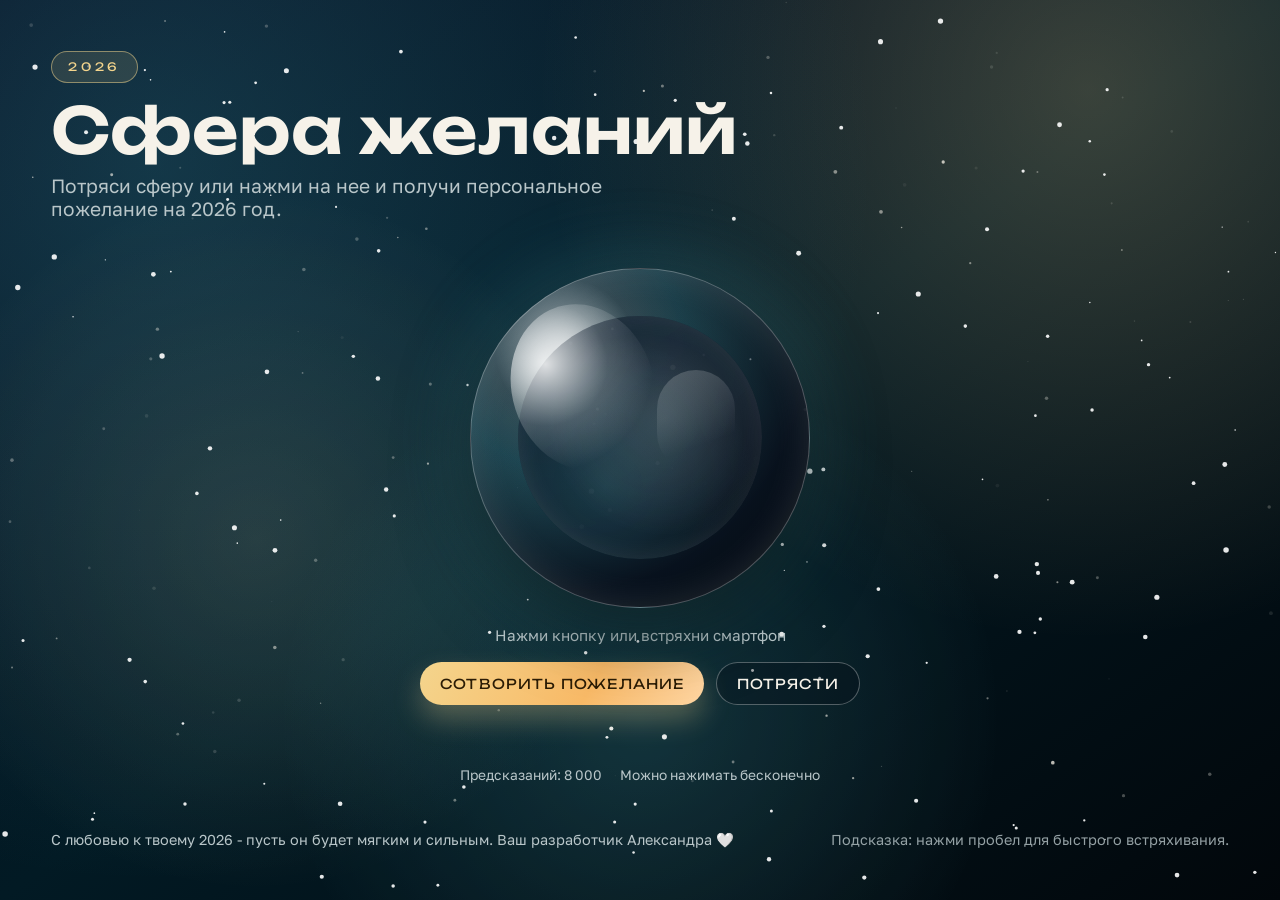
<file: index.html>
<!doctype html>
<html lang="ru">
  <head>
    <meta charset="utf-8" />
    <meta name="viewport" content="width=device-width, initial-scale=1" />
    <title>Снежная сфера 2026</title>
    <link rel="preconnect" href="https://fonts.googleapis.com" />
    <link rel="preconnect" href="https://fonts.gstatic.com" crossorigin />
    <link
      href="https://fonts.googleapis.com/css2?family=Golos+Text:wght@400;500;600&family=Unbounded:wght@400;600;800&display=swap"
      rel="stylesheet"
    />
    <link rel="icon" type="image/png" href="Favicon.png" />
    <link rel="stylesheet" href="style.css" />
  </head>
  <body>
    <canvas id="sky" aria-hidden="true"></canvas>
    <div class="ambient" aria-hidden="true"></div>

    <main class="scene">
      <header class="hero">
        <div class="badge">2026</div>
        <h1>Сфера желаний</h1>
        <p class="subtitle">
          Потряси сферу или нажми на нее и получи персональное пожелание на 2026 год.
        </p>
      </header>

      <section class="content">
        <div class="orb-wrap">
          <button id="orb" class="orb" type="button" aria-label="Получить пожелание">
            <span class="orb-core"></span>
            <span class="orb-shine"></span>
            <span class="orb-glint"></span>
            <div class="orb-message is-hidden" aria-live="polite" role="status">
              <span class="orb-message-title">Пожелание 2026</span>
              <span id="wishText" class="orb-message-text"></span>
            </div>
          </button>
          <div class="orb-instructions" id="shakeHint">Потряси шар мышью или смартфон</div>
          <div class="controls">
            <button id="wishBtn" class="cta" type="button">Сотворить пожелание</button>
            <button id="shakeBtn" class="ghost" type="button">Потрясти</button>
          </div>
        </div>

        <div class="message-meta" id="wishMeta">
          <span id="wishCount"></span>
          <span>Можно нажимать бесконечно</span>
        </div>
      </section>

      <footer class="footer">
        <span>С любовью к твоему 2026 - пусть он будет мягким и сильным. Ваш разработчик Александра 🤍</span>
        <span class="footer-note">Подсказка: нажми пробел для быстрого встряхивания.</span>
      </footer>
    </main>

    <script src="script.js"></script>
  </body>
</html>
</file>
<file: style.css>
:root {
  --font-display: "Unbounded", sans-serif;
  --font-body: "Golos Text", sans-serif;
  --text: #f6f2e9;
  --muted: #b9c6c9;
  --accent: #f4d58d;
  --accent-2: #6fe7f2;
  --accent-3: #ffd6a3;
  --bg-deep: #050b1d;
  --bg-deep-2: #021a24;
  --glass: rgba(12, 23, 34, 0.72);
  --glass-stroke: rgba(255, 255, 255, 0.16);
}

* {
  box-sizing: border-box;
}

body {
  margin: 0;
  min-height: 100vh;
  font-family: var(--font-body);
  color: var(--text);
  background:
    radial-gradient(1200px circle at 12% 18%, rgba(60, 160, 178, 0.28), transparent 60%),
    radial-gradient(1000px circle at 85% 10%, rgba(255, 211, 140, 0.22), transparent 55%),
    linear-gradient(145deg, var(--bg-deep) 0%, var(--bg-deep-2) 50%, #02070b 100%);
  overflow-x: hidden;
  overflow-y: auto;
}

body::before {
  content: "";
  position: fixed;
  inset: -10% 0 0;
  background:
    radial-gradient(circle at 20% 30%, rgba(255, 255, 255, 0.08) 0 1px, transparent 1px 140px),
    radial-gradient(circle at 70% 20%, rgba(255, 255, 255, 0.06) 0 1px, transparent 1px 180px),
    radial-gradient(circle at 40% 80%, rgba(255, 255, 255, 0.05) 0 1px, transparent 1px 200px);
  opacity: 0.6;
  pointer-events: none;
  z-index: 0;
}

#sky,
.ambient {
  position: fixed;
  inset: 0;
  width: 100%;
  height: 100%;
  pointer-events: none;
}

#sky {
  z-index: 0;
}

.ambient {
  z-index: 1;
  background:
    radial-gradient(600px circle at 50% 80%, rgba(111, 231, 242, 0.2), transparent 60%),
    radial-gradient(500px circle at 20% 60%, rgba(244, 213, 141, 0.16), transparent 70%);
  mix-blend-mode: screen;
  opacity: 0.75;
}

.scene {
  position: relative;
  z-index: 2;
  min-height: 100vh;
  min-height: 100svh;
  padding: clamp(20px, 4vw, 56px);
  display: grid;
  grid-template-rows: auto 1fr auto;
  gap: clamp(18px, 3vw, 32px);
}

.hero {
  max-width: 820px;
  animation: fadeIn 1.2s ease both;
}

.badge {
  display: inline-flex;
  align-items: center;
  justify-content: center;
  padding: 8px 16px;
  border-radius: 999px;
  border: 1px solid rgba(244, 213, 141, 0.5);
  color: var(--accent);
  font-family: var(--font-display);
  font-size: 0.72rem;
  letter-spacing: 0.32em;
  text-transform: uppercase;
  background: rgba(244, 213, 141, 0.12);
}

h1 {
  margin: 14px 0 10px;
  font-family: var(--font-display);
  font-weight: 600;
  font-size: clamp(2.2rem, 5vw, 4.6rem);
  line-height: 1.05;
}

.subtitle {
  margin: 0;
  font-size: clamp(1rem, 1.6vw, 1.2rem);
  color: var(--muted);
  max-width: 620px;
}

.content {
  display: grid;
  grid-template-columns: 1fr;
  align-items: center;
  justify-items: center;
  gap: clamp(14px, 3vw, 32px);
}

.orb-wrap {
  display: flex;
  flex-direction: column;
  align-items: center;
  gap: 18px;
}

.orb {
  position: relative;
  width: min(46vw, 340px);
  aspect-ratio: 1;
  border-radius: 50%;
  border: 1px solid rgba(255, 255, 255, 0.3);
  background:
    radial-gradient(circle at 28% 24%, rgba(255, 255, 255, 0.7), rgba(255, 255, 255, 0.16) 20%, rgba(90, 170, 190, 0.18) 34%, rgba(8, 16, 28, 0.94) 68%, rgba(2, 6, 10, 1) 100%);
  box-shadow:
    0 24px 70px rgba(0, 0, 0, 0.55),
    inset 0 0 36px rgba(255, 255, 255, 0.12),
    0 0 80px rgba(111, 231, 242, 0.25);
  cursor: pointer;
  transition: transform 0.35s ease, box-shadow 0.35s ease;
  text-align: center;
  overflow: hidden;
  touch-action: pan-y;
}

.orb:hover {
  transform: translateY(-4px) scale(1.01);
  box-shadow:
    0 30px 80px rgba(0, 0, 0, 0.55),
    inset 0 0 40px rgba(255, 255, 255, 0.16),
    0 0 110px rgba(244, 213, 141, 0.3);
}

.orb-core {
  position: absolute;
  inset: 14%;
  border-radius: 50%;
  background:
    radial-gradient(circle at 60% 42%, rgba(255, 255, 255, 0.16), transparent 58%),
    radial-gradient(circle at 36% 70%, rgba(90, 200, 215, 0.18), transparent 64%),
    linear-gradient(145deg, rgba(20, 40, 56, 0.92), rgba(6, 14, 24, 0.98));
  box-shadow: inset 0 0 24px rgba(255, 255, 255, 0.1);
  z-index: 1;
}

.orb-shine {
  position: absolute;
  top: 10%;
  left: 12%;
  width: 42%;
  height: 50%;
  border-radius: 50%;
  background: radial-gradient(circle at 30% 30%, rgba(255, 255, 255, 0.85), rgba(255, 255, 255, 0.2) 40%, transparent 70%);
  transform: rotate(-18deg);
  z-index: 2;
}

.orb-glint {
  position: absolute;
  inset: 30% 22% 40% 55%;
  border-radius: 999px;
  background: linear-gradient(160deg, rgba(255, 255, 255, 0.35), transparent 70%);
  opacity: 0.6;
  z-index: 2;
}

.orb-message {
  position: absolute;
  display: flex;
  flex-direction: column;
  align-items: center;
  justify-content: center;
  gap: 10px;
  padding: 18px;
  z-index: 4;
  width: 100%;
  height: 100%;
  left: 0;
  top: 0;
  border-radius: 50%;
  color: var(--text);
  text-shadow:
    0 6px 18px rgba(0, 0, 0, 0.85),
    0 0 24px rgba(0, 0, 0, 0.55);
  background: radial-gradient(circle at 50% 20%, rgba(6, 12, 20, 0.74), rgba(4, 10, 18, 0.42) 60%, rgba(3, 8, 14, 0.18) 100%);
  box-shadow: inset 0 0 24px rgba(4, 8, 12, 0.35);
  opacity: 1;
  transform: scale(1);
  transition: opacity 0.4s ease, transform 0.4s ease;
}

.orb-message.is-hidden {
  opacity: 0;
  transform: scale(0.96);
}

.orb-message-title {
  font-family: var(--font-display);
  font-size: 0.75rem;
  letter-spacing: 0.24em;
  text-transform: uppercase;
  color: #ffe2a6;
}

.orb-message-text {
  display: block;
  max-width: 100%;
  font-size: clamp(0.85rem, 1.35vw, 1.05rem);
  line-height: 1.5;
  font-weight: 500;
  transition: opacity 0.35s ease, transform 0.35s ease;
  will-change: opacity, transform;
  opacity: 1;
  transform: translateY(0);
}

.orb-message-text.fade-out {
  opacity: 0;
  transform: translateY(8px);
}

.orb-base {
  width: min(46vw, 320px);
  height: 28px;
  border-radius: 999px;
  background: linear-gradient(90deg, rgba(244, 213, 141, 0.1), rgba(244, 213, 141, 0.65), rgba(244, 213, 141, 0.2));
  box-shadow: 0 18px 40px rgba(0, 0, 0, 0.5);
  position: relative;
}

.orb-base::after {
  content: "";
  position: absolute;
  inset: -10px 12%;
  border-radius: 999px;
  background: rgba(244, 213, 141, 0.14);
  filter: blur(6px);
}

.orb-instructions {
  color: var(--muted);
  font-size: 0.95rem;
}

.controls {
  display: flex;
  gap: 12px;
  flex-wrap: wrap;
  justify-content: center;
}

button {
  border: none;
  background: none;
  color: inherit;
  font: inherit;
}

.cta,
.ghost {
  padding: 12px 20px;
  border-radius: 999px;
  font-family: var(--font-display);
  font-size: 0.85rem;
  letter-spacing: 0.08em;
  text-transform: uppercase;
  transition: transform 0.2s ease, box-shadow 0.2s ease;
  cursor: pointer;
}

.cta {
  background: linear-gradient(120deg, #f4d58d, #f9ba67 60%, #ffd6a3);
  color: #2b1c05;
  box-shadow: 0 14px 28px rgba(244, 213, 141, 0.3);
}

.cta:hover {
  transform: translateY(-2px);
  box-shadow: 0 18px 36px rgba(244, 213, 141, 0.4);
}

.ghost {
  border: 1px solid rgba(255, 255, 255, 0.3);
  color: var(--text);
  background: rgba(6, 12, 20, 0.3);
}

.ghost:hover {
  transform: translateY(-2px);
  border-color: rgba(255, 255, 255, 0.5);
}

.message-card {
  background: var(--glass);
  border-radius: 26px;
  padding: clamp(20px, 3vw, 34px);
  border: 1px solid var(--glass-stroke);
  box-shadow: 0 26px 70px rgba(0, 0, 0, 0.45);
  backdrop-filter: blur(16px);
  position: relative;
  animation: fadeIn 1.4s ease both;
}

.message-card::before {
  content: "";
  position: absolute;
  inset: 1px;
  border-radius: 24px;
  background: linear-gradient(135deg, rgba(255, 255, 255, 0.08), transparent 50%);
  pointer-events: none;
}

.message-title {
  font-family: var(--font-display);
  font-size: 0.95rem;
  letter-spacing: 0.18em;
  text-transform: uppercase;
  color: var(--accent);
}

.message-copy {
  margin: 16px 0 20px;
  font-size: clamp(0.98rem, 1.2vw, 1.12rem);
  line-height: 1.6;
}

.message-meta {
  display: flex;
  justify-content: center;
  gap: 18px;
  flex-wrap: wrap;
  font-size: 0.86rem;
  color: var(--muted);
}

#wishMeta {
  width: min(520px, 90%);
  text-align: center;
}

.footer {
  display: flex;
  justify-content: space-between;
  flex-wrap: wrap;
  gap: 12px;
  color: var(--muted);
  font-size: 0.9rem;
}

.footer-note {
  opacity: 0.8;
}

.message-card.reveal {
  animation: reveal 0.9s cubic-bezier(0.23, 1, 0.32, 1);
}

.orb.rumble {
  animation: rumble 0.6s ease;
}

@keyframes fadeIn {
  from {
    opacity: 0;
    transform: translateY(14px);
  }
  to {
    opacity: 1;
    transform: translateY(0);
  }
}

@keyframes reveal {
  0% {
    transform: translateY(6px) scale(0.98);
    box-shadow: 0 0 0 rgba(0, 0, 0, 0);
  }
  100% {
    transform: translateY(0) scale(1);
    box-shadow: 0 26px 70px rgba(0, 0, 0, 0.45);
  }
}

@keyframes rumble {
  0% {
    transform: translate(0, 0) rotate(0deg);
  }
  15% {
    transform: translate(-2px, 2px) rotate(-1deg);
  }
  30% {
    transform: translate(3px, -2px) rotate(1deg);
  }
  45% {
    transform: translate(-3px, 2px) rotate(-1deg);
  }
  60% {
    transform: translate(2px, -1px) rotate(1deg);
  }
  100% {
    transform: translate(0, 0) rotate(0deg);
  }
}

@media (max-width: 900px) {
  .content {
    grid-template-columns: 1fr;
  }

  .message-meta {
    justify-content: center;
  }

  .footer {
    flex-direction: column;
  }
}

@media (max-width: 620px) {
  .orb {
    width: min(70vw, 320px);
  }

  .orb-base {
    width: min(70vw, 300px);
  }

  .orb-message-text {
    font-size: clamp(0.78rem, 3.4vw, 0.95rem);
    line-height: 1.45;
  }
}

@media (prefers-reduced-motion: reduce) {
  * {
    animation-duration: 0.001ms !important;
    animation-iteration-count: 1 !important;
    transition-duration: 0.001ms !important;
  }
}
</file>
